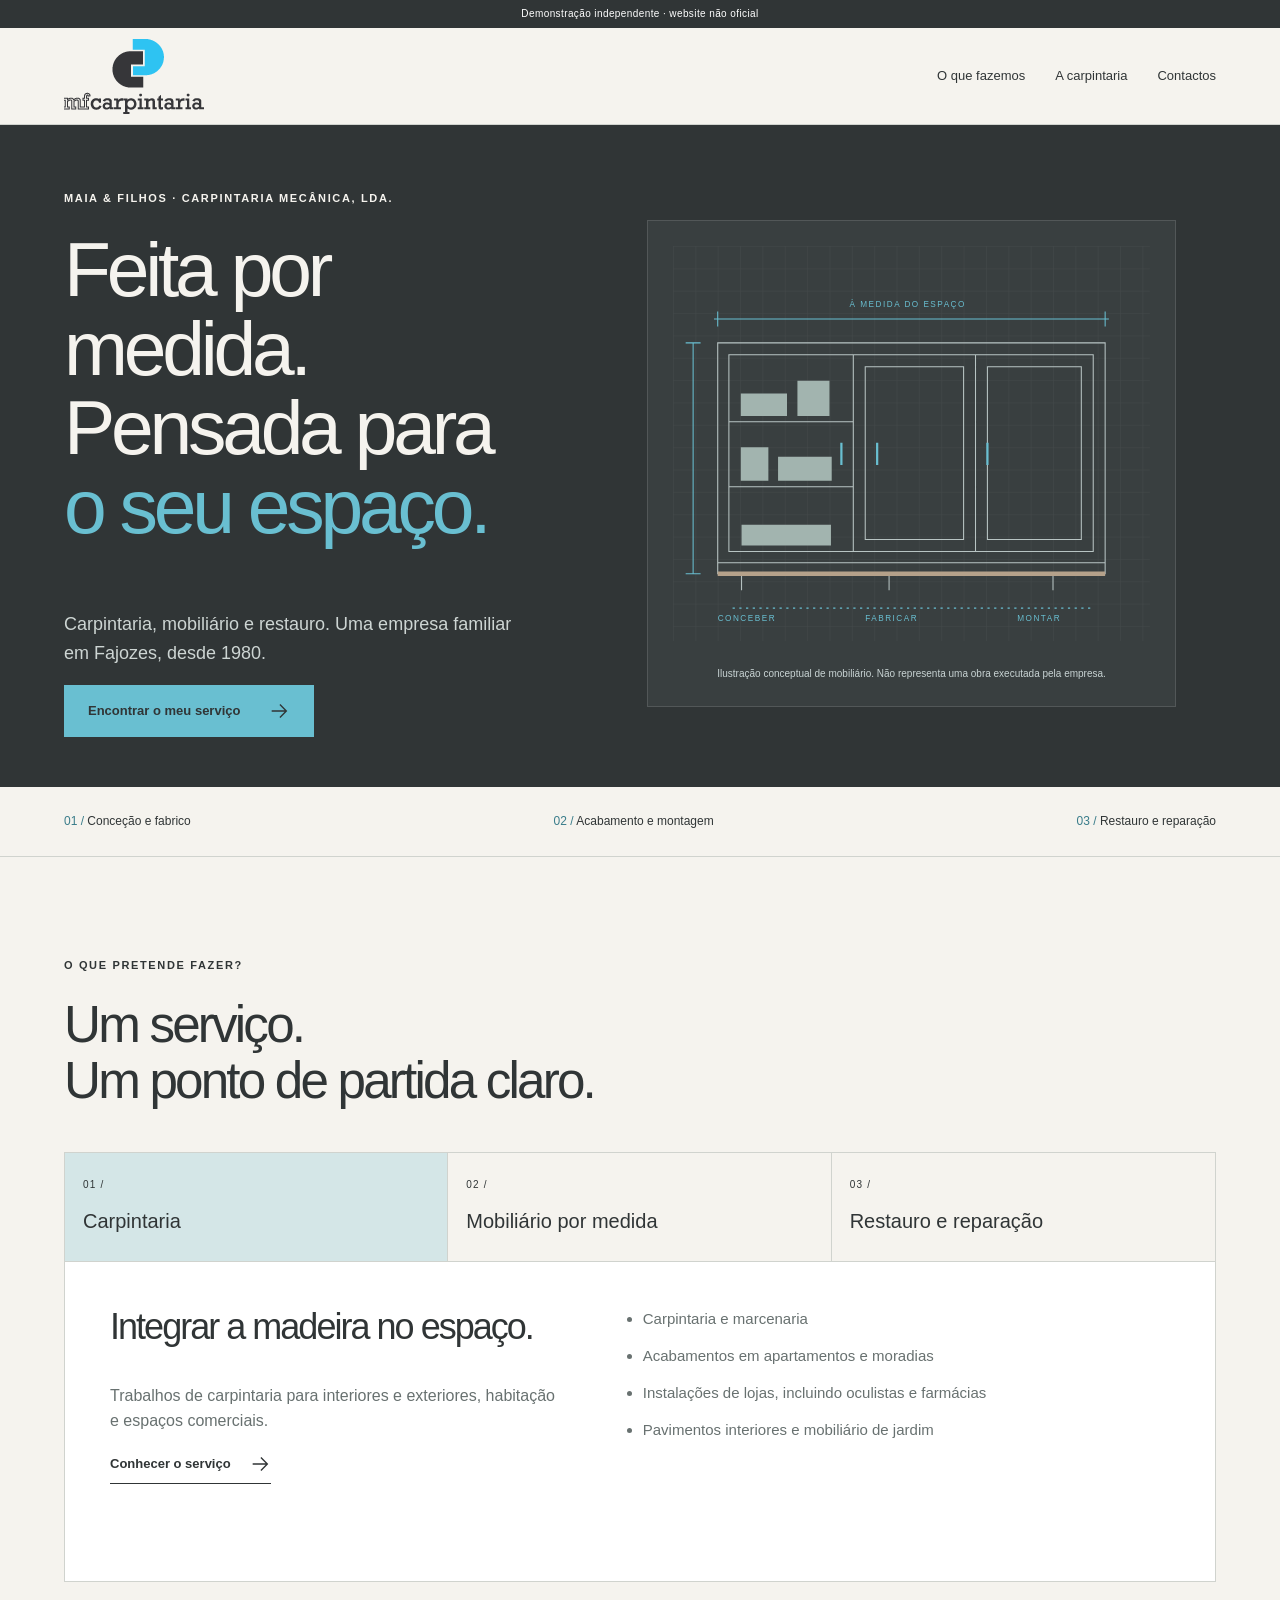
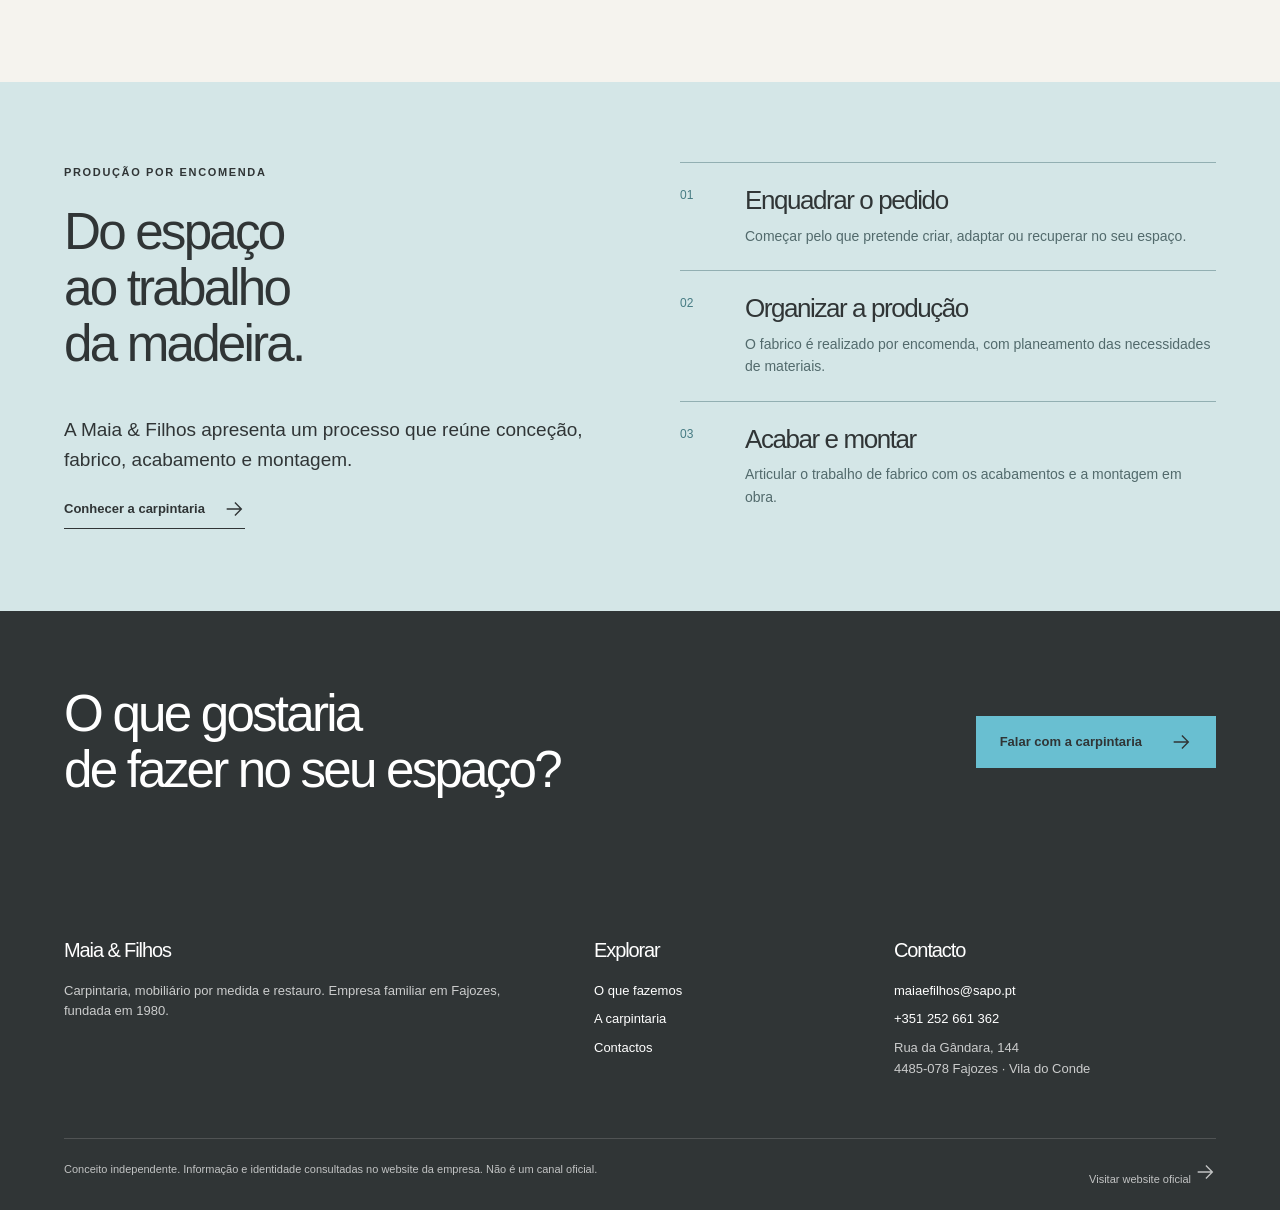
<file: index.html>
<!doctype html><html lang="pt-PT"><head><meta charset="utf-8"><meta name="viewport" content="width=device-width,initial-scale=1"><meta name="robots" content="noindex,nofollow,noarchive"><title>Carpintaria por medida | Maia & Filhos</title><meta name="description" content="Carpintaria, mobiliário por medida e restauro. Empresa familiar em Fajozes, fundada em 1980."><link rel="stylesheet" href="style.css"><script src="app.js" defer></script></head><body class="maia-filhos"><a class="skip" href="#conteudo">Saltar para o conteúdo</a><div class="demo">Demonstração independente · website não oficial</div><header class="header"><div class="wrap header-inner"><a class="brand" href="index.html" aria-label="Maia & Filhos — início"><img src="assets/logo.png" alt="Maia & Filhos" width="300" height="90"></a><button class="menu" type="button" aria-expanded="false" aria-controls="navegacao">Menu</button><nav id="navegacao" class="nav" aria-label="Navegação principal"><a href="servicos.html">O que fazemos</a><a href="empresa-contactos.html">A carpintaria</a><a href="empresa-contactos.html#contactos">Contactos</a></nav></div></header><main id="conteudo"><section class="f-hero"><div class="wrap"><div><p class="eyebrow">Maia &amp; Filhos · Carpintaria Mecânica, Lda.</p><h1>Feita por medida.<br>Pensada para<br><span>o seu espaço.</span></h1><p class="lead">Carpintaria, mobiliário e restauro. Uma empresa familiar em Fajozes, desde 1980.</p><a class="button" href="#servico">Encontrar o meu serviço <svg viewBox="0 0 24 24" aria-hidden="true"><path d="M4 12h15M13 5l7 7-7 7"/></svg></a></div><figure class="f-drawing"><svg viewBox="0 0 640 530" role="img" aria-labelledby="desenho-title"><title id="desenho-title">Desenho conceptual de mobiliário por medida; não representa uma obra executada</title><defs><pattern id="g" width="30" height="30" patternUnits="userSpaceOnUse"><path d="M30 0H0v30" stroke="#ffffff" stroke-opacity=".05" fill="none"/></pattern></defs><path d="M0 0h640v530H0z" fill="url(#g)"/><g fill="none" stroke="#b8c4c3" stroke-width="1.4"><path d="M60 130h520v310H60zM60 425h520M75 146h489v264H75zM242 146v264M406 146v264M75 236h167M75 323h167M258 162h132v232H258zM422 162h126v232H422zM290 440v22M510 440v22M92 440v22"/><path d="M55 98h530M60 88v20M580 88v20M27 130v310M17 130h20M17 440h20" stroke="#69bfd1"/><path d="M80 486h480" stroke="#69bfd1" stroke-dasharray="3 6"/><path d="M226 264v30M274 264v30M422 264v30" stroke="#69bfd1" stroke-width="3"/></g><g fill="#a2b4af"><path d="M91 198h62v30H91zM167 181h43v47h-43zM91 270h37v45H91zM141 283h72v32h-72zM92 374h120v28H92z"/></g><g fill="#69bfd1" font-family="Arial" font-size="11" letter-spacing="2"><text x="237" y="82">À MEDIDA DO ESPAÇO</text><text x="60" y="503">CONCEBER</text><text x="258" y="503">FABRICAR</text><text x="462" y="503">MONTAR</text></g><path d="M60 440h520" stroke="#b5a18a" stroke-width="6"/></svg><figcaption>Ilustração conceptual de mobiliário. Não representa uma obra executada pela empresa.</figcaption></figure></div></section><div class="f-identity"><div class="wrap"><span><strong>01 /</strong> Conceção e fabrico</span><span><strong>02 /</strong> Acabamento e montagem</span><span><strong>03 /</strong> Restauro e reparação</span></div></div><section class="section" id="servico"><div class="wrap"><p class="eyebrow">O que pretende fazer?</p><h2>Um serviço.<br>Um ponto de partida claro.</h2><div class="f-tabs" aria-label="Escolher serviço"><button type="button" data-choice="carpintaria" aria-pressed="true" aria-controls="painel-carpintaria"><small>01 /</small>Carpintaria</button><button type="button" data-choice="mobiliario" aria-pressed="false" aria-controls="painel-mobiliario"><small>02 /</small>Mobiliário por medida</button><button type="button" data-choice="restauro" aria-pressed="false" aria-controls="painel-restauro"><small>03 /</small>Restauro e reparação</button></div><div class="f-panel" id="painel-carpintaria" data-result="carpintaria" aria-live="polite"><div><h3>Integrar a madeira no espaço.</h3><p>Trabalhos de carpintaria para interiores e exteriores, habitação e espaços comerciais.</p><a class="text-link" href="servicos.html#carpintaria">Conhecer o serviço <svg viewBox="0 0 24 24" aria-hidden="true"><path d="M4 12h15M13 5l7 7-7 7"/></svg></a></div><ul><li>Carpintaria e marcenaria</li><li>Acabamentos em apartamentos e moradias</li><li>Instalações de lojas, incluindo oculistas e farmácias</li><li>Pavimentos interiores e mobiliário de jardim</li></ul></div><div class="f-panel" id="painel-mobiliario" data-result="mobiliario" aria-live="polite" hidden><div><h3>Um móvel começa no que precisa.</h3><p>Conceção, fabrico, acabamento e montagem, com produção por encomenda.</p><a class="text-link" href="servicos.html#mobiliario">Conhecer o serviço <svg viewBox="0 0 24 24" aria-hidden="true"><path d="M4 12h15M13 5l7 7-7 7"/></svg></a></div><ul><li>Móveis para cozinha</li><li>Roupeiros</li><li>Mobiliário personalizado</li><li>Móveis por medida para casa e jardim</li></ul></div><div class="f-panel" id="painel-restauro" data-result="restauro" aria-live="polite" hidden><div><h3>Dar continuidade ao que já existe.</h3><p>Conservação e recuperação de mobiliário, reparações no domicílio e manutenção.</p><a class="text-link" href="servicos.html#restauro">Conhecer o serviço <svg viewBox="0 0 24 24" aria-hidden="true"><path d="M4 12h15M13 5l7 7-7 7"/></svg></a></div><ul><li>Restauro de móveis e peças antigas</li><li>Recuperação de mobiliário</li><li>Afinação de portas</li><li>Reparações e manutenção no domicílio</li></ul></div></div></section><section class="f-order"><div class="wrap split"><div><p class="eyebrow">Produção por encomenda</p><h2>Do espaço<br>ao trabalho<br>da madeira.</h2><p class="lead">A Maia &amp; Filhos apresenta um processo que reúne conceção, fabrico, acabamento e montagem.</p><a class="text-link" href="empresa-contactos.html">Conhecer a carpintaria <svg viewBox="0 0 24 24" aria-hidden="true"><path d="M4 12h15M13 5l7 7-7 7"/></svg></a></div><div class="steps"><div class="step"><div><h3>Enquadrar o pedido</h3><p>Começar pelo que pretende criar, adaptar ou recuperar no seu espaço.</p></div></div><div class="step"><div><h3>Organizar a produção</h3><p>O fabrico é realizado por encomenda, com planeamento das necessidades de materiais.</p></div></div><div class="step"><div><h3>Acabar e montar</h3><p>Articular o trabalho de fabrico com os acabamentos e a montagem em obra.</p></div></div></div></div></section><section class="f-cta"><div class="wrap"><h2>O que gostaria<br>de fazer no seu espaço?</h2><a class="button" href="empresa-contactos.html#contactos">Falar com a carpintaria <svg viewBox="0 0 24 24" aria-hidden="true"><path d="M4 12h15M13 5l7 7-7 7"/></svg></a></div></section></main><footer class="footer"><div class="wrap"><div class="footer-grid"><div><h3>Maia & Filhos</h3><p>Carpintaria, mobiliário por medida e restauro. Empresa familiar em Fajozes, fundada em 1980.</p></div><div><h3>Explorar</h3><a href="servicos.html">O que fazemos</a><a href="empresa-contactos.html">A carpintaria</a><a href="empresa-contactos.html#contactos">Contactos</a></div><div><h3>Contacto</h3><a href="mailto:maiaefilhos@sapo.pt">maiaefilhos@sapo.pt</a><a href="tel:+351252661362">+351 252 661 362</a><p>Rua da Gândara, 144<br>4485-078 Fajozes · Vila do Conde</p></div></div><div class="footer-note"><span>Conceito independente. Informação e identidade consultadas no website da empresa. Não é um canal oficial.</span><a href="https://www.maiaefilhos.com/" target="_blank" rel="noopener">Visitar website oficial <svg viewBox="0 0 24 24" aria-hidden="true"><path d="M4 12h15M13 5l7 7-7 7"/></svg></a></div></div></footer></body></html>
</file>
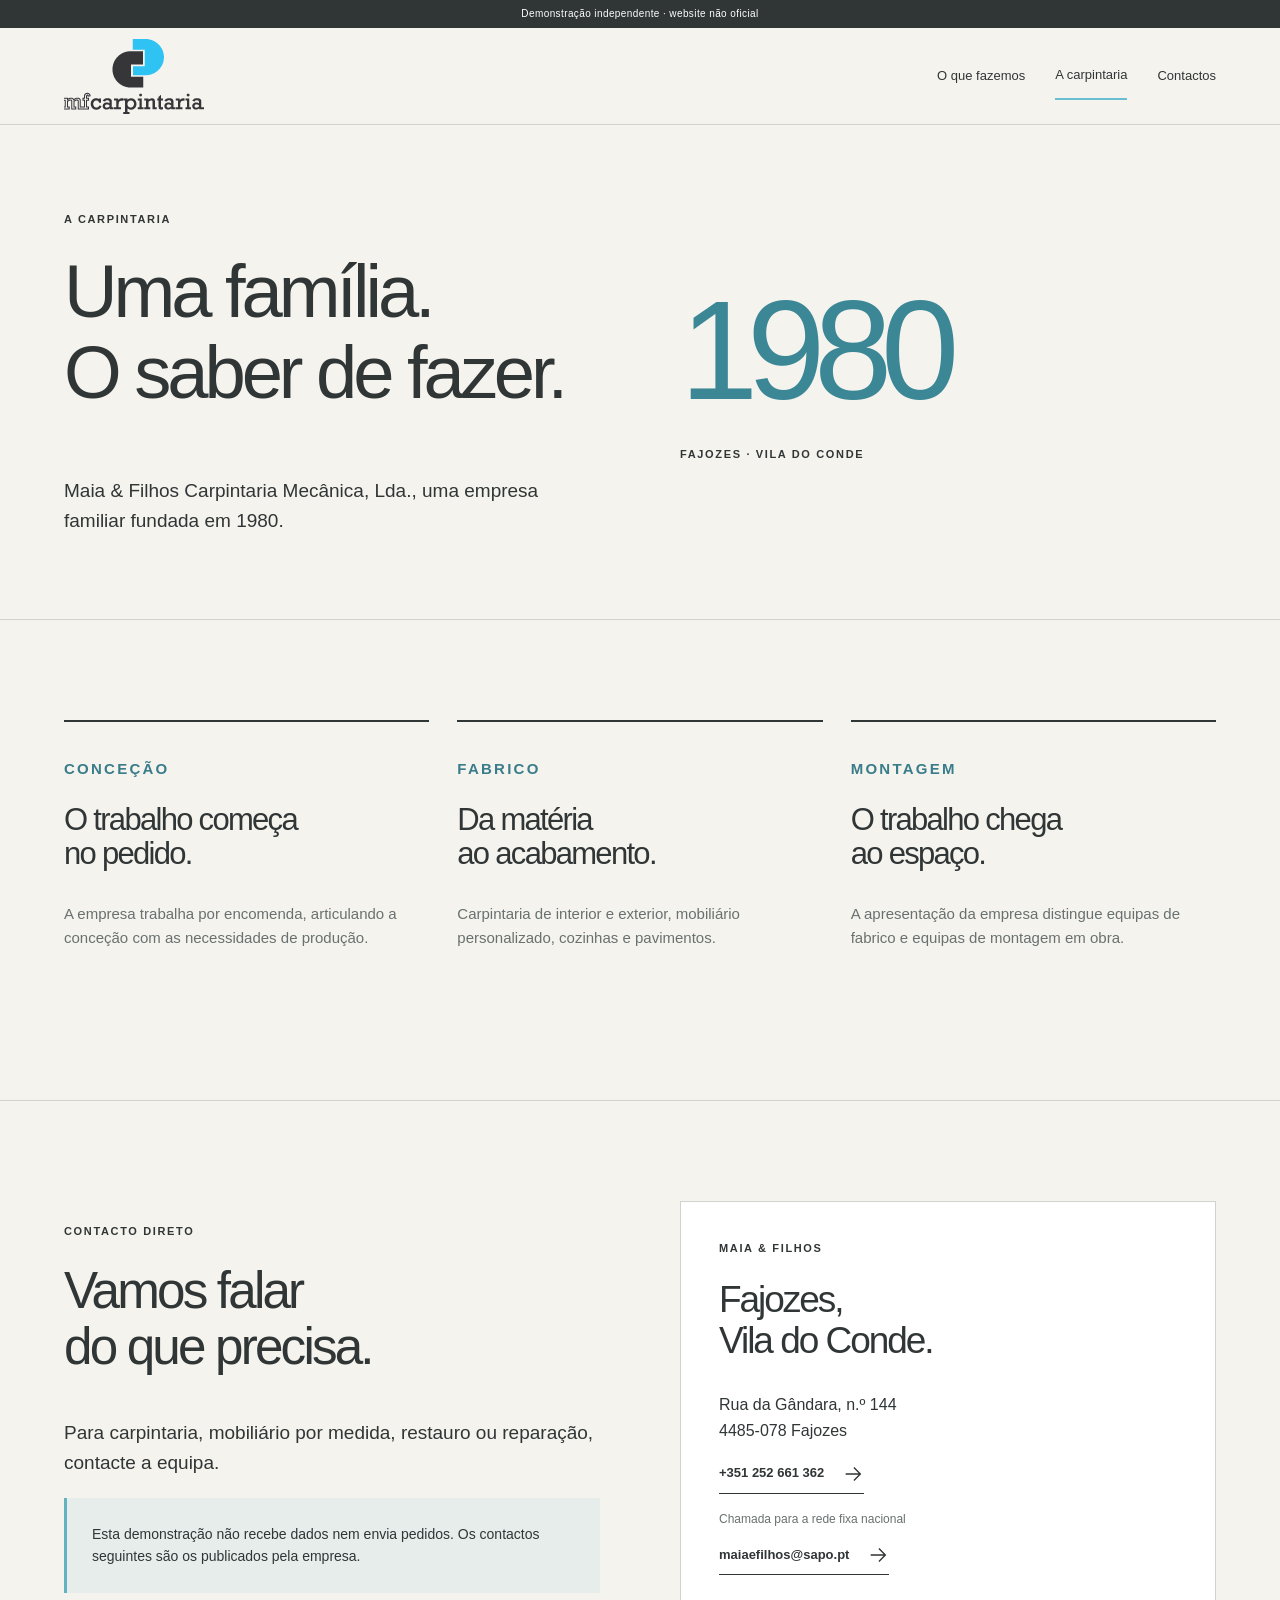
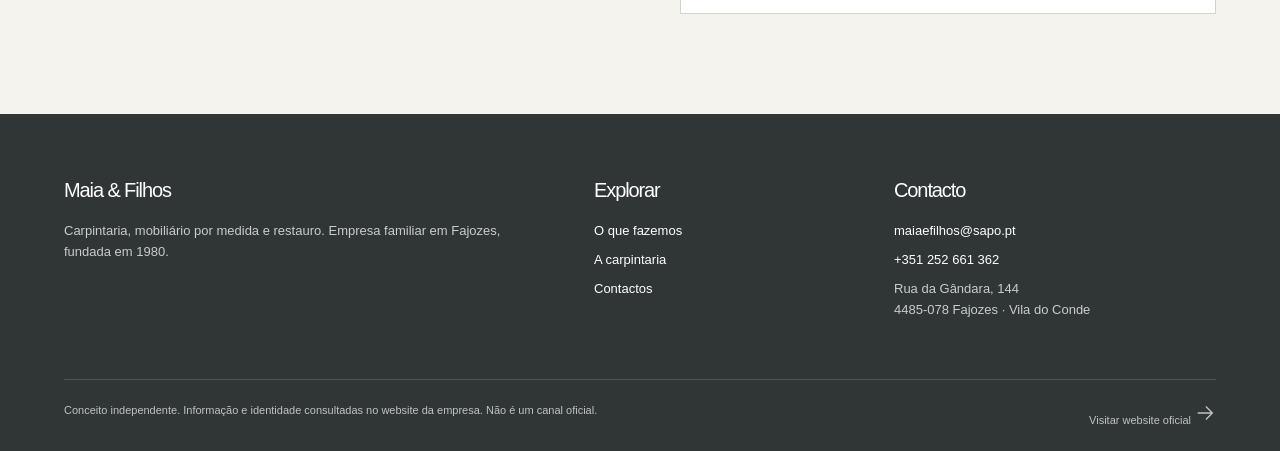
<file: empresa-contactos.html>
<!doctype html><html lang="pt-PT"><head><meta charset="utf-8"><meta name="viewport" content="width=device-width,initial-scale=1"><meta name="robots" content="noindex,nofollow,noarchive"><title>A carpintaria e contactos | Maia & Filhos</title><meta name="description" content="Carpintaria, mobiliário por medida e restauro. Empresa familiar em Fajozes, fundada em 1980."><link rel="stylesheet" href="style.css"><script src="app.js" defer></script></head><body class="maia-filhos"><a class="skip" href="#conteudo">Saltar para o conteúdo</a><div class="demo">Demonstração independente · website não oficial</div><header class="header"><div class="wrap header-inner"><a class="brand" href="index.html" aria-label="Maia & Filhos — início"><img src="assets/logo.png" alt="Maia & Filhos" width="300" height="90"></a><button class="menu" type="button" aria-expanded="false" aria-controls="navegacao">Menu</button><nav id="navegacao" class="nav" aria-label="Navegação principal"><a href="servicos.html">O que fazemos</a><a href="empresa-contactos.html" aria-current="page">A carpintaria</a><a href="empresa-contactos.html#contactos">Contactos</a></nav></div></header><main id="conteudo"><section class="page-head"><div class="wrap split"><div><p class="eyebrow">A carpintaria</p><h1>Uma família.<br>O saber de fazer.</h1><p class="lead">Maia &amp; Filhos Carpintaria Mecânica, Lda., uma empresa familiar fundada em 1980.</p></div><div><div class="f-year">1980</div><p class="eyebrow" style="margin-top:24px">Fajozes · Vila do Conde</p></div></div></section><section class="section rule"><div class="wrap three"><article class="f-fact"><p class="eyebrow">Conceção</p><h3>O trabalho começa<br>no pedido.</h3><p>A empresa trabalha por encomenda, articulando a conceção com as necessidades de produção.</p></article><article class="f-fact"><p class="eyebrow">Fabrico</p><h3>Da matéria<br>ao acabamento.</h3><p>Carpintaria de interior e exterior, mobiliário personalizado, cozinhas e pavimentos.</p></article><article class="f-fact"><p class="eyebrow">Montagem</p><h3>O trabalho chega<br>ao espaço.</h3><p>A apresentação da empresa distingue equipas de fabrico e equipas de montagem em obra.</p></article></div></section><section class="section rule" id="contactos"><div class="wrap split"><div><p class="eyebrow">Contacto direto</p><h2>Vamos falar<br>do que precisa.</h2><p class="lead">Para carpintaria, mobiliário por medida, restauro ou reparação, contacte a equipa.</p><div class="f-note">Esta demonstração não recebe dados nem envia pedidos. Os contactos seguintes são os publicados pela empresa.</div></div><article class="f-contact"><p class="eyebrow">Maia &amp; Filhos</p><h2>Fajozes,<br>Vila do Conde.</h2><p>Rua da Gândara, n.º 144<br>4485-078 Fajozes</p><p><a class="text-link" href="tel:+351252661362">+351 252 661 362 <svg viewBox="0 0 24 24" aria-hidden="true"><path d="M4 12h15M13 5l7 7-7 7"/></svg></a></p><p class="small muted">Chamada para a rede fixa nacional</p><a class="text-link" href="mailto:maiaefilhos@sapo.pt">maiaefilhos@sapo.pt <svg viewBox="0 0 24 24" aria-hidden="true"><path d="M4 12h15M13 5l7 7-7 7"/></svg></a></article></div></section></main><footer class="footer"><div class="wrap"><div class="footer-grid"><div><h3>Maia & Filhos</h3><p>Carpintaria, mobiliário por medida e restauro. Empresa familiar em Fajozes, fundada em 1980.</p></div><div><h3>Explorar</h3><a href="servicos.html">O que fazemos</a><a href="empresa-contactos.html">A carpintaria</a><a href="empresa-contactos.html#contactos">Contactos</a></div><div><h3>Contacto</h3><a href="mailto:maiaefilhos@sapo.pt">maiaefilhos@sapo.pt</a><a href="tel:+351252661362">+351 252 661 362</a><p>Rua da Gândara, 144<br>4485-078 Fajozes · Vila do Conde</p></div></div><div class="footer-note"><span>Conceito independente. Informação e identidade consultadas no website da empresa. Não é um canal oficial.</span><a href="https://www.maiaefilhos.com/" target="_blank" rel="noopener">Visitar website oficial <svg viewBox="0 0 24 24" aria-hidden="true"><path d="M4 12h15M13 5l7 7-7 7"/></svg></a></div></div></footer></body></html>
</file>
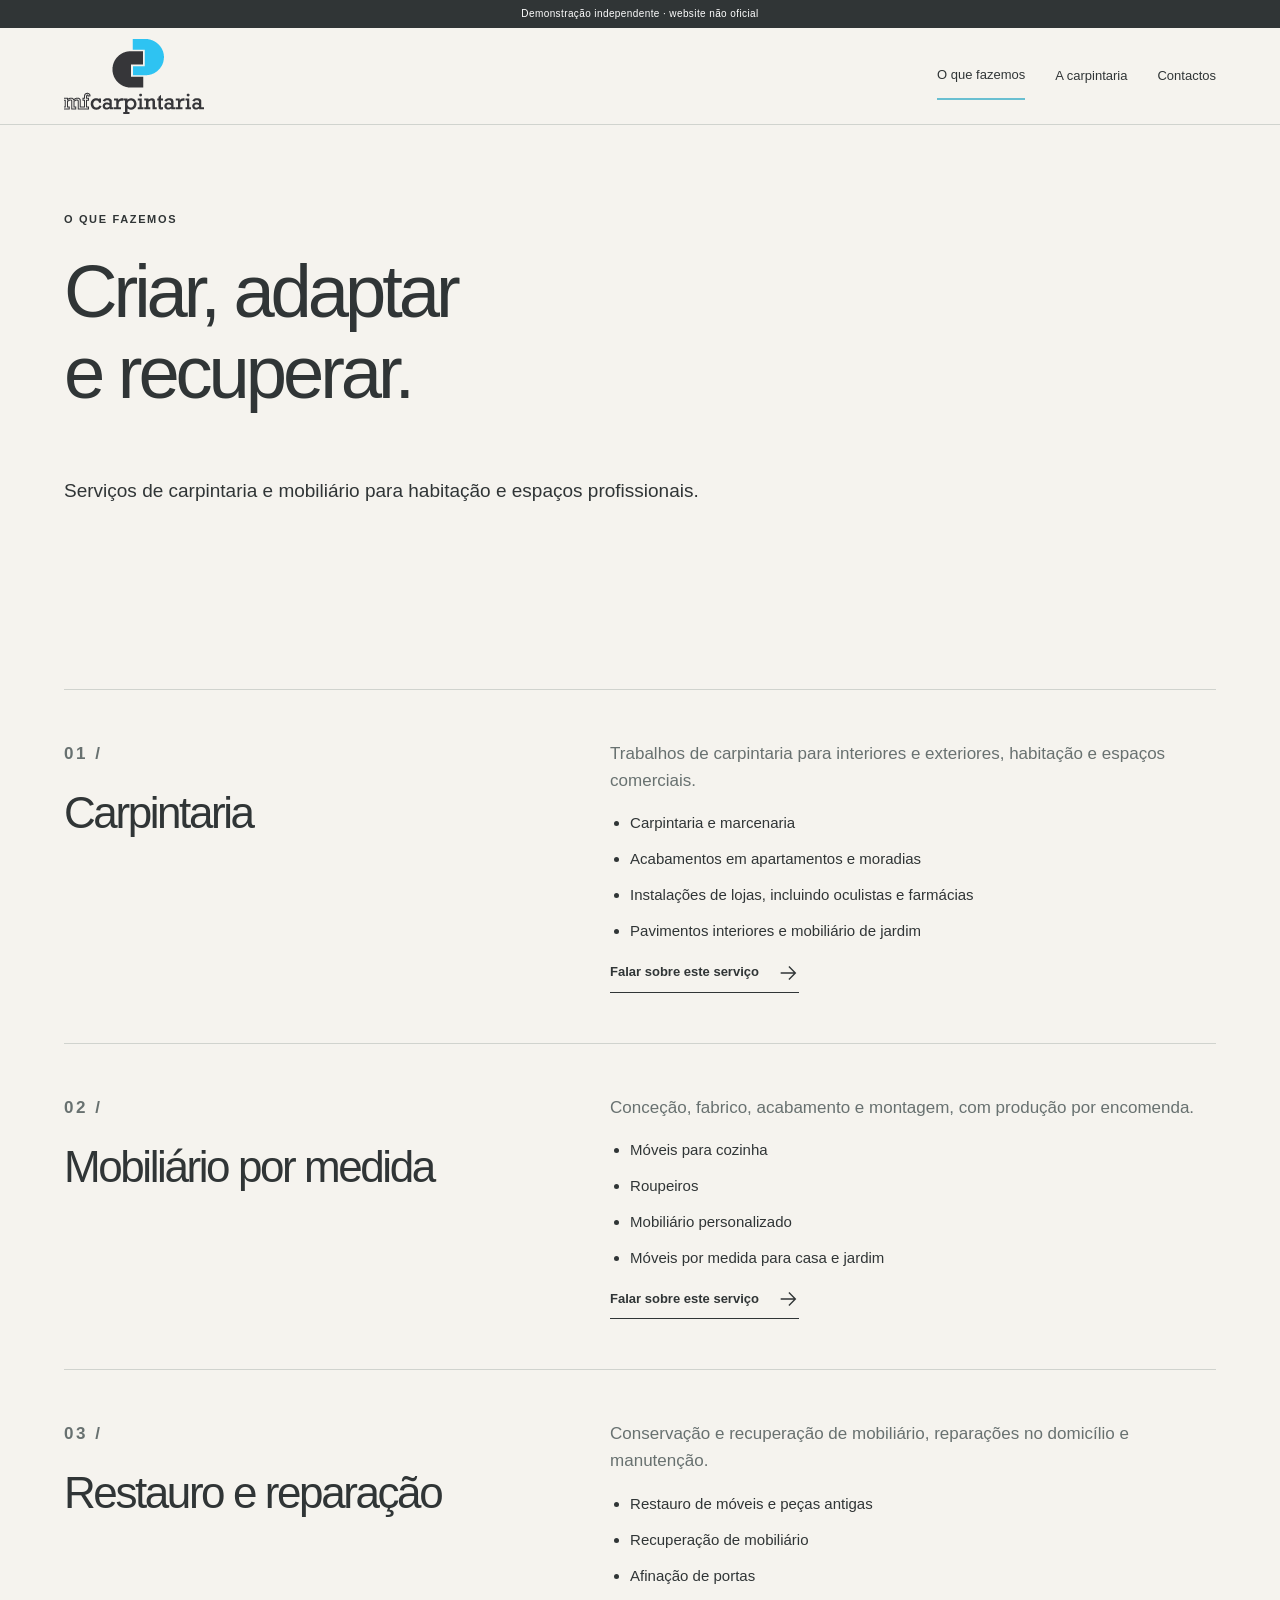
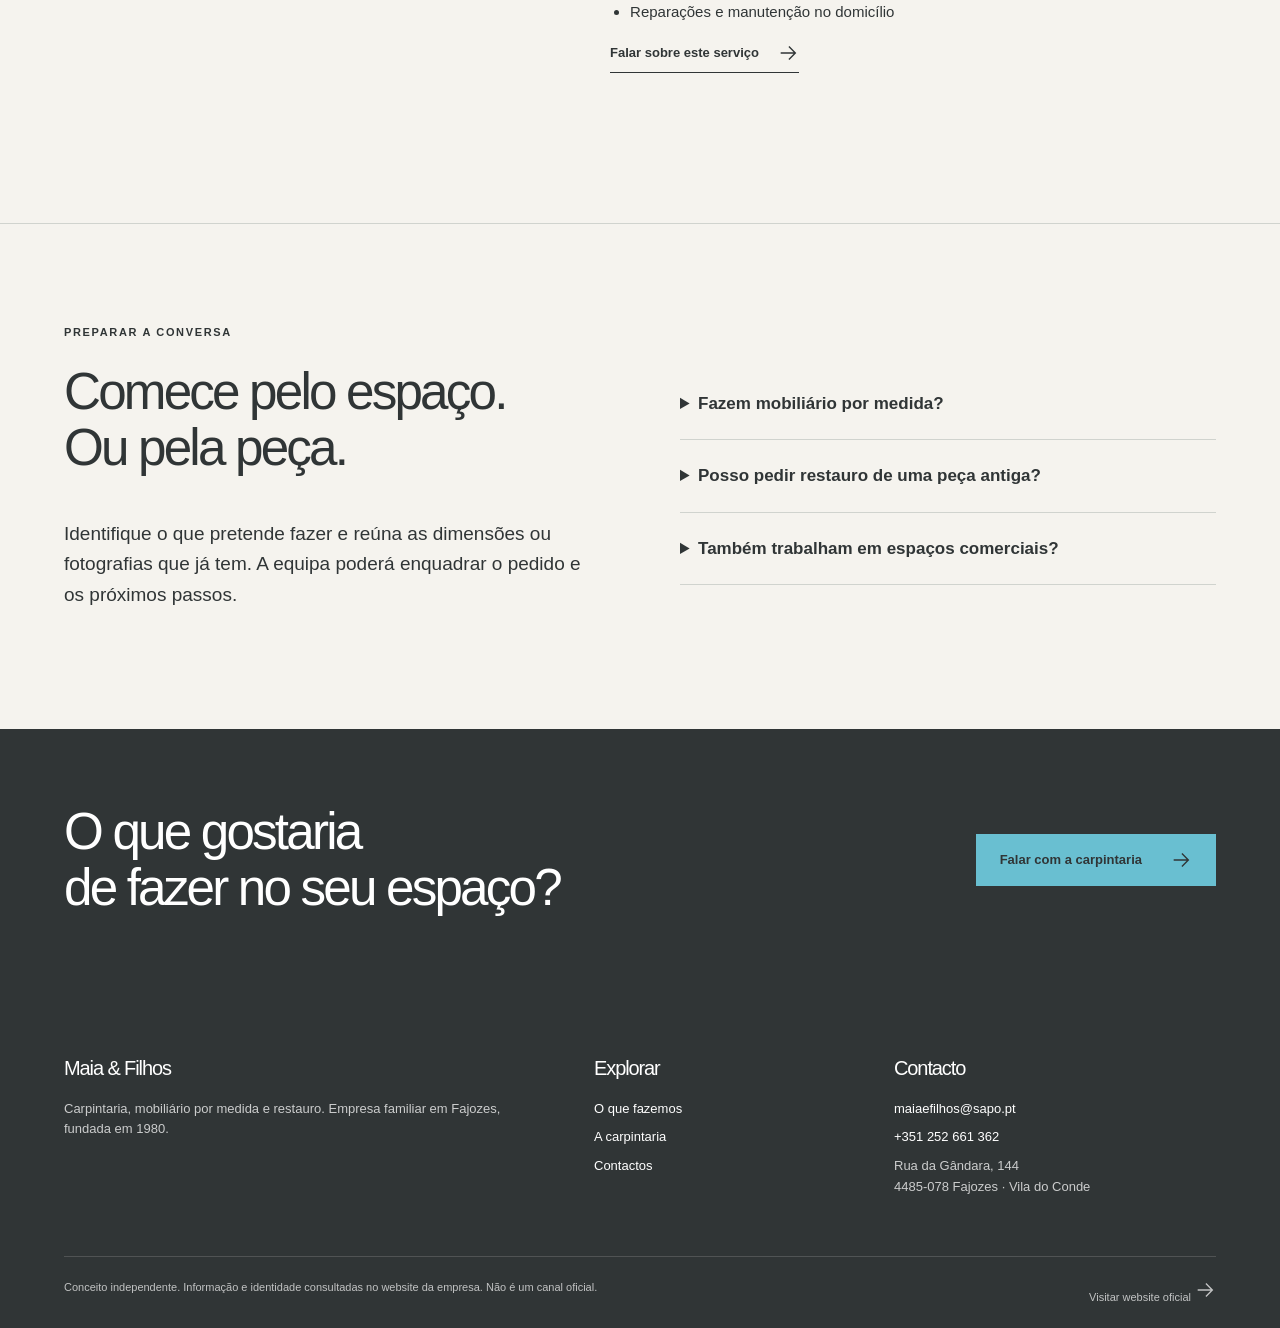
<file: servicos.html>
<!doctype html><html lang="pt-PT"><head><meta charset="utf-8"><meta name="viewport" content="width=device-width,initial-scale=1"><meta name="robots" content="noindex,nofollow,noarchive"><title>Carpintaria, mobiliário e restauro | Maia & Filhos</title><meta name="description" content="Carpintaria, mobiliário por medida e restauro. Empresa familiar em Fajozes, fundada em 1980."><link rel="stylesheet" href="style.css"><script src="app.js" defer></script></head><body class="maia-filhos"><a class="skip" href="#conteudo">Saltar para o conteúdo</a><div class="demo">Demonstração independente · website não oficial</div><header class="header"><div class="wrap header-inner"><a class="brand" href="index.html" aria-label="Maia & Filhos — início"><img src="assets/logo.png" alt="Maia & Filhos" width="300" height="90"></a><button class="menu" type="button" aria-expanded="false" aria-controls="navegacao">Menu</button><nav id="navegacao" class="nav" aria-label="Navegação principal"><a href="servicos.html" aria-current="page">O que fazemos</a><a href="empresa-contactos.html">A carpintaria</a><a href="empresa-contactos.html#contactos">Contactos</a></nav></div></header><main id="conteudo"><section class="page-head"><div class="wrap"><p class="eyebrow">O que fazemos</p><h1>Criar, adaptar<br>e recuperar.</h1><p class="lead">Serviços de carpintaria e mobiliário para habitação e espaços profissionais.</p></div></section><section class="section"><div class="wrap"><article class="f-service" id="carpintaria"><div><p class="eyebrow">01 /</p><h2>Carpintaria</h2></div><div><p>Trabalhos de carpintaria para interiores e exteriores, habitação e espaços comerciais.</p><ul><li>Carpintaria e marcenaria</li><li>Acabamentos em apartamentos e moradias</li><li>Instalações de lojas, incluindo oculistas e farmácias</li><li>Pavimentos interiores e mobiliário de jardim</li></ul><a class="text-link" href="empresa-contactos.html#contactos">Falar sobre este serviço <svg viewBox="0 0 24 24" aria-hidden="true"><path d="M4 12h15M13 5l7 7-7 7"/></svg></a></div></article><article class="f-service" id="mobiliario"><div><p class="eyebrow">02 /</p><h2>Mobiliário por medida</h2></div><div><p>Conceção, fabrico, acabamento e montagem, com produção por encomenda.</p><ul><li>Móveis para cozinha</li><li>Roupeiros</li><li>Mobiliário personalizado</li><li>Móveis por medida para casa e jardim</li></ul><a class="text-link" href="empresa-contactos.html#contactos">Falar sobre este serviço <svg viewBox="0 0 24 24" aria-hidden="true"><path d="M4 12h15M13 5l7 7-7 7"/></svg></a></div></article><article class="f-service" id="restauro"><div><p class="eyebrow">03 /</p><h2>Restauro e reparação</h2></div><div><p>Conservação e recuperação de mobiliário, reparações no domicílio e manutenção.</p><ul><li>Restauro de móveis e peças antigas</li><li>Recuperação de mobiliário</li><li>Afinação de portas</li><li>Reparações e manutenção no domicílio</li></ul><a class="text-link" href="empresa-contactos.html#contactos">Falar sobre este serviço <svg viewBox="0 0 24 24" aria-hidden="true"><path d="M4 12h15M13 5l7 7-7 7"/></svg></a></div></article></div></section><section class="section rule"><div class="wrap split"><div><p class="eyebrow">Preparar a conversa</p><h2>Comece pelo espaço.<br>Ou pela peça.</h2><p class="lead">Identifique o que pretende fazer e reúna as dimensões ou fotografias que já tem. A equipa poderá enquadrar o pedido e os próximos passos.</p></div><div><details><summary>Fazem mobiliário por medida?</summary><p>Sim. O website da empresa apresenta mobiliário personalizado e fabrico por encomenda, incluindo cozinhas e roupeiros.</p></details><details><summary>Posso pedir restauro de uma peça antiga?</summary><p>O restauro de móveis e peças antigas está entre os serviços publicados. Apresente a peça à equipa para avaliar a intervenção.</p></details><details><summary>Também trabalham em espaços comerciais?</summary><p>A empresa indica instalações de lojas, incluindo oculistas, farmácias e espaços em centros comerciais, além de trabalhos em habitação.</p></details></div></div></section><section class="f-cta"><div class="wrap"><h2>O que gostaria<br>de fazer no seu espaço?</h2><a class="button" href="empresa-contactos.html#contactos">Falar com a carpintaria <svg viewBox="0 0 24 24" aria-hidden="true"><path d="M4 12h15M13 5l7 7-7 7"/></svg></a></div></section></main><footer class="footer"><div class="wrap"><div class="footer-grid"><div><h3>Maia & Filhos</h3><p>Carpintaria, mobiliário por medida e restauro. Empresa familiar em Fajozes, fundada em 1980.</p></div><div><h3>Explorar</h3><a href="servicos.html">O que fazemos</a><a href="empresa-contactos.html">A carpintaria</a><a href="empresa-contactos.html#contactos">Contactos</a></div><div><h3>Contacto</h3><a href="mailto:maiaefilhos@sapo.pt">maiaefilhos@sapo.pt</a><a href="tel:+351252661362">+351 252 661 362</a><p>Rua da Gândara, 144<br>4485-078 Fajozes · Vila do Conde</p></div></div><div class="footer-note"><span>Conceito independente. Informação e identidade consultadas no website da empresa. Não é um canal oficial.</span><a href="https://www.maiaefilhos.com/" target="_blank" rel="noopener">Visitar website oficial <svg viewBox="0 0 24 24" aria-hidden="true"><path d="M4 12h15M13 5l7 7-7 7"/></svg></a></div></div></footer></body></html>
</file>
<file: style.css>
*{box-sizing:border-box}html{scroll-behavior:smooth}body{margin:0;font-family:Arial,Helvetica,sans-serif;color:var(--ink);background:var(--paper);line-height:1.6}a{color:inherit}button,input{font:inherit}button,a{-webkit-tap-highlight-color:transparent}button{cursor:pointer}img{display:block;max-width:100%}svg{width:22px;height:22px;fill:none;stroke:currentColor;stroke-width:1.5}h1,h2,h3,p{margin-top:0}h1,h2,h3{line-height:1.1;letter-spacing:-.04em}h1{font-size:clamp(46px,5.8vw,86px);font-weight:400}h2{font-size:clamp(34px,4vw,58px);font-weight:400}h3{font-size:25px;font-weight:400}p{max-width:65ch}.wrap{width:min(1280px,90%);margin:auto}.section{padding:100px 0}.eyebrow{font-size:11px;letter-spacing:.15em;text-transform:uppercase;font-weight:700;margin-bottom:22px}.lead{font-size:19px;line-height:1.6}.muted{color:var(--muted)}.demo{font-size:10px;text-align:center;letter-spacing:.04em;padding:6px;background:var(--ink);color:white}.header{position:sticky;top:0;z-index:30;background:var(--paper);border-bottom:1px solid var(--line)}.header-inner{display:flex;align-items:center;justify-content:space-between;min-height:92px;gap:30px}.brand{display:block;text-decoration:none}.brand img{max-height:66px;width:auto}.nav{display:flex;align-items:center;gap:30px;font-size:13px}.nav a{text-decoration:none;padding:13px 0}.nav a[aria-current=page]{border-bottom:2px solid var(--accent)}.menu{display:none;background:transparent;border:1px solid var(--line);padding:10px 15px;color:inherit}.button{display:inline-flex;align-items:center;justify-content:space-between;gap:28px;min-height:52px;padding:14px 23px;border:1px solid var(--ink);text-decoration:none;background:var(--ink);color:white;font-size:13px;font-weight:700}.button.outline{background:transparent;color:var(--ink)}.text-link{display:inline-flex;align-items:center;gap:18px;text-decoration:none;border-bottom:1px solid currentColor;padding-bottom:8px;font-size:13px;font-weight:700}.actions{display:flex;gap:12px;flex-wrap:wrap;margin-top:32px}.split{display:grid;grid-template-columns:1fr 1fr;gap:80px;align-items:center}.three{display:grid;grid-template-columns:repeat(3,1fr);gap:28px}.four{display:grid;grid-template-columns:repeat(4,1fr);gap:25px}.rule{border-top:1px solid var(--line)}.page-head{padding:86px 0 64px}.page-head h1{max-width:1000px}.crumb{display:inline-block;font-size:12px;margin-bottom:28px;text-decoration:none}.small{font-size:12px}.contact-band{background:var(--accent);padding:72px 0}.contact-band .wrap{display:flex;align-items:center;justify-content:space-between;gap:50px}.contact-band h2{max-width:720px;margin:0}.footer{padding:65px 0 22px;background:var(--ink);color:white}.footer-grid{display:grid;grid-template-columns:2fr 1fr 1.4fr;gap:70px}.footer h3{font-size:20px;letter-spacing:0}.footer a{display:block;text-decoration:none;font-size:13px;margin:8px 0}.footer p{font-size:13px;opacity:.75}.footer-note{margin-top:45px;padding-top:22px;border-top:1px solid #ffffff38;display:flex;justify-content:space-between;gap:25px;font-size:11px;opacity:.7}.footer-note a{font-size:11px;margin:0}.skip{position:fixed;top:-70px;left:12px;background:white;padding:12px;z-index:100}.skip:focus{top:8px}:focus-visible{outline:3px solid #e7a641;outline-offset:5px}[hidden]{display:none!important}details{border-bottom:1px solid var(--line);padding:22px 0}summary{cursor:pointer;font-size:17px;font-weight:700}details p{margin:18px 0 0;color:var(--muted)}.details-list{list-style:none;padding:0;margin:30px 0}.details-list li{padding:15px 0;border-bottom:1px solid var(--line);display:flex;justify-content:space-between;gap:25px}.details-list span{font-size:12px;color:var(--muted)}.details-list strong{font-weight:400;text-align:right}.contact-card{padding:34px;border:1px solid var(--line);min-width:0}.contact-card a{overflow-wrap:anywhere}.contact-card h2{font-size:31px}.contact-card p{margin-bottom:0}.empty{padding:30px}.mobile-only{display:none}@media(max-width:850px){.section{padding:64px 0}.split{grid-template-columns:1fr;gap:34px}.three,.four{grid-template-columns:1fr 1fr}.header-inner{min-height:80px;gap:12px}.menu{display:block}.nav{display:none;position:absolute;left:0;right:0;top:100%;background:var(--paper);padding:22px 5%;border-bottom:1px solid var(--line);flex-direction:column;align-items:stretch;gap:4px}.nav.open{display:flex}.nav a{padding:12px}.contact-band .wrap{display:block}.contact-band .button{margin-top:28px}.footer-grid{grid-template-columns:1fr 1fr;gap:30px}.footer-grid>:first-child{grid-column:1/-1}.page-head{padding:55px 0 42px}.footer-note{display:block}.footer-note a{margin-top:12px}}@media(max-width:520px){.three,.four{grid-template-columns:1fr}.lead{font-size:17px}.button{padding:13px 18px}.footer-grid{grid-template-columns:1fr}.footer-grid>:first-child{grid-column:auto}.footer-note{font-size:10px}.page-head h1{font-size:46px}.contact-band{padding:50px 0}.brand img{max-width:210px}.contact-card{padding:24px}.details-list li{display:block}.details-list strong{display:block;text-align:left}.demo{font-size:9px}}@media(prefers-reduced-motion:reduce){html{scroll-behavior:auto}*,*:before,*:after{transition:none!important;animation:none!important}}body.maia-filhos{--ink:#303536;--paper:#f5f3ee;--accent:#69bfd1;--line:#d0d3ce;--muted:#687170}.maia-filhos h1,.maia-filhos h2,.maia-filhos h3{font-family:Arial,Helvetica,sans-serif;font-weight:500;letter-spacing:-.055em}.maia-filhos .brand img{width:140px;height:75px;max-height:none;object-fit:contain}.maia-filhos .header-inner{min-height:96px}.f-hero{background:#303536;color:#f5f3ee;padding:65px 0 50px;overflow:hidden}.f-hero .wrap{display:grid;grid-template-columns:.9fr 1.1fr;gap:45px;align-items:center}.f-hero h1{font-size:clamp(52px,6vw,86px);line-height:1.03}.f-hero h1 span{color:var(--accent)}.f-hero .lead{color:#cdd5d3;font-size:18px;max-width:450px}.f-hero .button{background:var(--accent);border-color:var(--accent);color:var(--ink)}.f-drawing{position:relative;background:#393f40;padding:25px;border:1px solid #ffffff20}.f-drawing svg{width:100%;height:auto;stroke:none}.f-drawing figcaption{font-size:10px;line-height:1.5;color:#c8d3d3;text-align:center;margin-top:18px}.f-identity{border-bottom:1px solid var(--line);padding:25px 0}.f-identity .wrap{display:flex;justify-content:space-between;gap:20px;font-size:12px}.f-identity strong{color:#397c8a;font-weight:400}.f-tabs{display:grid;grid-template-columns:repeat(3,1fr);gap:0;margin-top:40px;border:1px solid var(--line)}.f-tabs button{color:var(--ink);padding:24px 18px;background:transparent;border:0;border-right:1px solid var(--line);text-align:left;font-size:20px}.f-tabs button:last-child{border:0}.f-tabs button[aria-pressed=true]{background:#d4e6e7}.f-tabs small{display:block;font-size:10px;letter-spacing:.12em;margin-bottom:12px}.f-panel{padding:45px;background:white;border:1px solid var(--line);border-top:0;display:grid;grid-template-columns:.9fr 1.1fr;gap:65px;min-height:320px}.f-panel h3{font-size:36px}.f-panel p{font-size:16px;color:var(--muted)}.f-panel ul{margin:0;padding-left:20px;font-size:15px;color:var(--muted)}.f-panel li{margin-bottom:13px}.f-fact{padding:35px 0;border-top:2px solid var(--ink)}.f-fact .eyebrow{color:#397c8a}.f-fact h3{font-size:31px}.f-fact p{font-size:15px;color:var(--muted)}.f-order{background:#d4e6e7;padding:80px 0}.f-order .steps{counter-reset:step}.f-order .step{display:grid;grid-template-columns:45px 1fr;gap:20px;padding:23px 0;border-top:1px solid #92afb2}.f-order .step:before{counter-increment:step;content:'0' counter(step);font-size:12px;color:#467b83}.f-order .step h3{font-size:26px;margin-bottom:10px}.f-order .step p{font-size:14px;margin:0;color:#526a6c}.f-service{padding:50px 0;border-top:1px solid var(--line);display:grid;grid-template-columns:1fr 1.3fr;gap:80px;scroll-margin-top:130px}.f-service h2{font-size:44px}.f-service p{font-size:17px;color:var(--muted)}.f-service ul{padding-left:20px;font-size:15px}.f-service li{margin:12px 0}.f-year{font-size:clamp(90px,11vw,160px);line-height:1;color:#3b8796;letter-spacing:-.08em}.f-contact{border:1px solid var(--line);padding:38px;background:white}.f-contact h2{font-size:37px}.f-contact a{overflow-wrap:anywhere}.f-note{padding:25px;border-left:3px solid #62b2c0;background:#e7edeb;font-size:14px}.f-outline{font-size:clamp(50px,7vw,90px);color:transparent;-webkit-text-stroke:1px #70999e;line-height:1.1;letter-spacing:-.06em}.f-cta{background:#303536;color:white;padding:75px 0}.f-cta .wrap{display:flex;justify-content:space-between;gap:40px;align-items:center}.f-cta h2{margin:0}.f-cta .button{background:var(--accent);border-color:var(--accent);color:var(--ink)}@media(max-width:850px){.f-hero .wrap{grid-template-columns:1fr;gap:35px}.f-hero{padding:45px 0}.f-hero h1{font-size:63px}.f-drawing{margin:0}.f-panel{grid-template-columns:1fr;gap:15px;padding:30px}.f-service{grid-template-columns:1fr;gap:15px}.f-identity .wrap{flex-wrap:wrap}.f-cta .wrap{display:block}.f-cta .button{margin-top:30px}}@media(max-width:520px){.f-hero h1{font-size:53px}.f-tabs{grid-template-columns:1fr}.f-tabs button{padding:20px;border-right:0;border-bottom:1px solid var(--line);font-size:19px}.f-tabs small{display:inline;margin-right:20px}.f-panel{min-height:390px;padding:25px}.f-drawing{padding:12px}.f-contact{padding:25px}.f-service h2{font-size:38px}.f-identity .wrap{font-size:11px;gap:12px}.f-order{padding:55px 0}.f-hero .lead{font-size:17px}}
</file>
